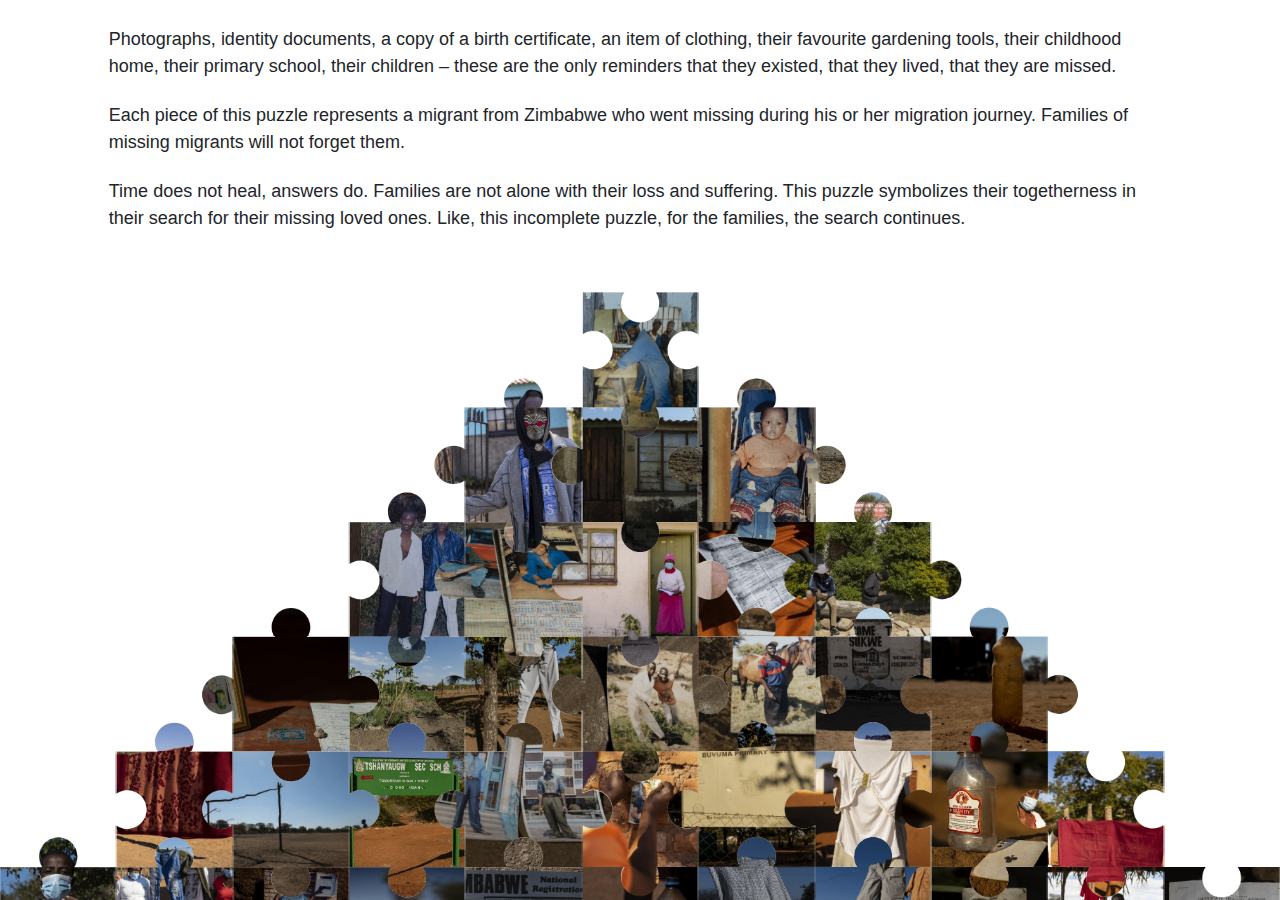
<file: index.html>
<!DOCTYPE html>
<html lang="en-US">
    <head>
        <meta charset="UTF-8">
        <title>Puzzle Demo</title>
    </head>
    <style>
        html, body {
            height: 100%;
            margin: 0;    
        }     
            
        iframe {
            display: block;       
            background: #000;
            border: none;         
            height: 100%;
            width: 100%;
        }
    </style>
    <body>
        <iframe src="./puzzle-layout.html" width="100%" frameborder="0"></iframe> 
    </body>
</html>
</file>
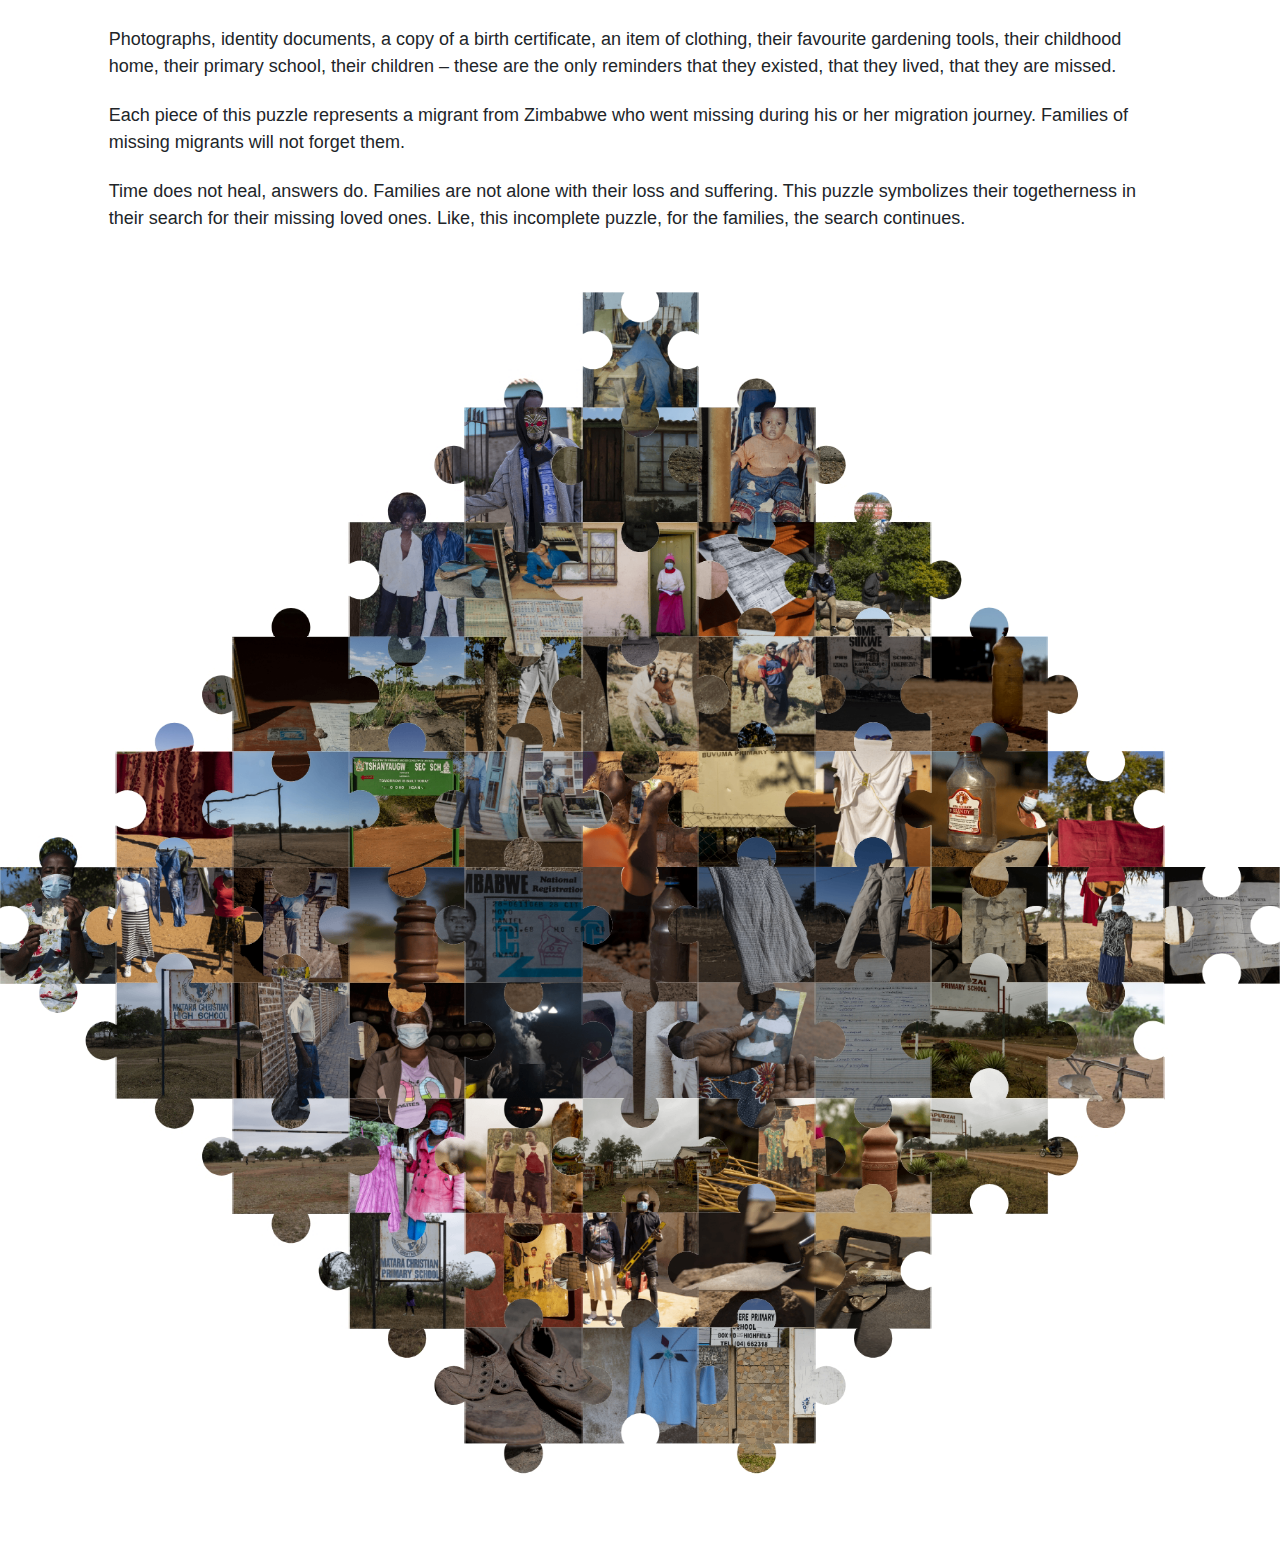
<file: index copy.html>
<!DOCTYPE html>
    <html lang="en-US">
    <head>
        <meta charset="UTF-8">
        <title>Demo - Upwork Project Show Text Above Image on Hover</title>
        <link rel="stylesheet" href="./css/style.css">
        <link rel="stylesheet" href="https://cdnjs.cloudflare.com/ajax/libs/twitter-bootstrap/4.0.0/css/bootstrap.min.css">
        <script src="https://code.jquery.com/jquery-3.6.0.min.js" integrity="sha256-/xUj+3OJU5yExlq6GSYGSHk7tPXikynS7ogEvDej/m4=" crossorigin="anonymous"></script>
    </head>

    <body onload="myFunction()" style="margin:0;">
        <div id="loader"></div>
        <div style="display:none;" id="myDiv" class="animate-bottom">
            <div class="header">
                <p>Photographs, identity documents, a copy of a birth certificate, an item of clothing, their favourite gardening tools, their childhood home,
                    their primary school, their children – these are the only reminders
                    that they existed, that they lived, that they are missed.</p>
                    <p>Each piece of this puzzle represents a migrant from Zimbabwe who
                        went missing during his or her migration journey. Families of missing
                        migrants will not forget them.</p>
                        <p>Time does not heal, answers do. Families are not alone with their
                            loss and suffering. This puzzle symbolizes their togetherness in
                            their search for their missing loved ones. Like, this incomplete
                            puzzle, for the families, the search
                            continues.</p>
            </div>
            <div class="team-area">
                <div class="container-fluid1">

                    <!-- Grid Row 1 -->
                    <div class="grid-row row-1">
                        <div class="puzzle puzzle-1"></div>
                        <div class="puzzle puzzle-2"></div>
                        <div class="puzzle puzzle-3"></div>
                        <div class="puzzle puzzle-4"></div>
                    
                        <div class="puzzle puzzle-5 nopadding bg-image">
                            <img src="./img/Layer-1.png" alt="">
                        </div>
                        <div class="puzzle puzzle-6" id="text-1">
                            <div class="team-member">
                                <img src="./img/Layer-2.png" alt="">
                                <div class="team-text">
                                    <h3>“I want him to come home so that we face these challenges together. I am 75 and he is 78, he is still my husband and my wish is that he comes back. As you can see, I never left our home, I am still waiting.”</h3>
                                    <h4>Leader Whara</h4>
                                </div>
                            </div>
                        </div>
                        <div class="puzzle puzzle-7 nopadding bg-image">
                            <img src="./img/Layer-3.png" alt="">
                        </div>
                        <div class="puzzle puzzle-8"></div>
                        <div class="puzzle puzzle-9"></div>
                        <div class="puzzle puzzle-10"></div>
                        <div class="puzzle puzzle-11"></div>
                    </div>

                    <!-- Grid Row 2 -->
                    <div class="grid-row row-2">
                        <div class="puzzle puzzle-1"></div>
                        <div class="puzzle puzzle-2"></div>
                        <div class="puzzle puzzle-3"></div>
                        
                        <div class="puzzle puzzle-4">
                            <img src="./img/Layer-4.png" alt="">
                        </div>
                        
                        <div class="puzzle puzzle-5 nopadding bg-image" id="text-2">
                            <div class="team-member">
                                <img src="./img/Layer-5.png" alt="">
                                <div class="team-text">
                                    <h3>“Each time we speak about him, I get emotional and things get heavy. Maybe that’s why my life is not moving forward because one of us is missing and dad wants me to find him.”</h3>
                                    <h4>Busani Mkhwananzi</h4>
                                </div>
                                
                            </div>
                        </div>
                        <div class="puzzle puzzle-6 " id="text-3">
                            <div class="team-member">
                                <img src="./img/Layer-6.png" alt="">
                                <div class="team-text">
                                    <h3>“South, East, whatever, home is the best. If they are going through difficulties wherever they are, once they phone me, I will speak to the ancestors on their behalf.”</h3>
                                    <h4>Isaac Mafisto Matanhire</h4>
                                </div>
                                
                            </div>
                        </div>
                        <div class="puzzle puzzle-7 nopadding bg-image" id="text-4">
                            <div class="team-member">
                                <img src="./img/Layer-7.png" alt="">
                                <div class="team-text">
                                    <h3>“I love you my only son and I promise that if you come home, I won’t resent you for going away. You will tell me all your problems and I will listen with no judgement. Please come home.”</h3>
                                    <h4>Nolitha Ndlovu</h4>
                                </div>
                            </div>
                        </div>
                        <div class="puzzle puzzle-8 ">
                            <img src="./img/Layer-8.png" alt="">
                        </div>
                        <div class="puzzle puzzle-9"></div>
                        <div class="puzzle puzzle-10"></div>
                        <div class="puzzle puzzle-11"></div>
                    </div>

                    <!-- Grid Row 3 -->
                    <div class="grid-row row-3">
                    
                        <div class="puzzle puzzle-1"></div>
                        <div class="puzzle puzzle-2"></div>
                        <div class="puzzle puzzle-3 nopadding bg-image">
                            <img src="./img/Layer-9.png" alt="">
                        </div>
                        <div class="puzzle puzzle-4 nopadding bg-image" id="text-5">
                            <div class="team-member">
                                <img src="./img/Layer-10.png" alt="">
                                <div class="team-text">
                                    <h3>“All I ask for, my son, is for you to come home. I miss you because it has been many years now. Please remember me, your mother.”</h3>
                                    <h4>Tracy Ndiweni</h4>
                                </div>
                            </div>
                        </div>
                        <div class="puzzle puzzle-5 nopadding bg-image" id="text-6">
                            <div class="team-member">
                                <img src="./img/Layer-11.png" alt="">
                                <div class="team-text">
                                    <h3>“I’d be very happy to see them again. Their absence is probably what caused my high blood pressure. I’m still taking tablets. On some nights I can’t sleep, wondering if they are still alive.”</h3>
                                    <h4>Margaret Phiri</h4>
                                </div>
                            </div>
                        </div>
                        <div class="puzzle puzzle-6 nopadding bg-image" id="text-7">
                            <div class="team-member">
                                <img src="./img/Layer-12.png" alt="">
                                <div class="team-text">
                                   <h3>“I’ve heard rumours that he now has a South African wife. They are both welcome here. He left a son who was a year old, today he’s 19 and he has never seen his father.”</h3>
                                   <h4>Sarah Maseko</h4>
                                </div>
                            </div>
                        </div>
                        <div class="puzzle puzzle-7 nopadding bg-image" id="text-8">
                            <div class="team-member">
                                <img src="./img/Layer-13.png" alt="">
                                <div class="team-text">
                                    <h3>“I’m not happy at all because I thought I raised him well but he doesn’t seem to care about me anymore. A phone call from him would make me happy, I will know where his spirit is and it will bring me peace, too.”</h3>
                                    <h4>Angela Zulu</h4>
                                </div>
                            </div>
                        </div>
                        <div class="puzzle puzzle-8 nopadding bg-image" id="text-9">
                            <div class="team-member">
                                <img src="./img/Layer-14.png" alt="">
                                <div class="team-text">
                                   <h3>“I wish to see him. We are alive but struggling, I have a family of five children and their father left. I wish he was here to help.”</h3>
                                   <h4>Nosipho Khumalo</h4>
                                </div>
                            </div>
                        </div>
                        <div class="puzzle puzzle-9 nopadding bg-image">
                            <img src="./img/Layer-15.png" alt="">
                        </div>
                        <div class="puzzle puzzle-10"></div>
                        <div class="puzzle puzzle-11"></div>
                    </div>

                    <!-- Grid Row 4 -->
                    <div class="grid-row row-4">
                        <div class="puzzle puzzle-1"></div>
                        <div class="puzzle puzzle-2">
                            <img src="./img/Layer-16.png" alt="">
                        </div>

                        <div class="puzzle puzzle-3 nopadding bg-image" id="text-10">
                            <div class="team-member">
                                <img src="./img/Layer-17.png" alt="">
                                <div class="team-text">
                                    <h3>“Fanuel used to help us a lot, things have been tough since he went missing because my husband is not feeling well. I have never met my niece and nephew but I want them to know that we are looking for them and we want to hear if all is well wherever they are.”</h3>
                                    <h4>Catherine Tshuma</h4>
                                </div>
                            </div>
                        </div>
                        <div class="puzzle puzzle-5 nopadding bg-image" id="text-11">
                            <div class="team-member">
                                <img src="./img/Layer-18.png" alt="">
                                <div class="team-text">
                                    <h3>“Father, I am looking for you, I am in pain, I had a difficult childhood, if you are alive, please come back home to Matobo, in Mhlophe village. Me and my sister are now old but we still hope to see you again.”</h3>
                                    <h4>Agnes Ncube</h4>
                                </div>
                            </div>
                        </div>
                        <div class="puzzle puzzle-5 nopadding bg-image" id="text-12">
                            <div class="team-member">
                                <img src="./img/Layer-19.png" alt="">
                                <div class="team-text">
                                    <h3>“I’d be so grateful if he’s found, my heart will be at peace. I haven’t given up.”</h3>
                                   <h4>Solomon Ncube</h4>
                                </div>
                            </div>
                        </div>
                        <div class="puzzle puzzle-5 nopadding bg-image" id="text-13">
                            <div class="team-member">
                                <img src="./img/Layer-20.png" alt="">
                                <div class="team-text">
                                    <h3>“We love him, since because he’s the last born. He also loved us, he was full of love. He also loved church.”</h3>
                                    <h4>Otilia Moyo</h4>
                                </div>
                            </div>
                        </div>
                        <div class="puzzle puzzle-5 nopadding bg-image" id="text-14">
                            <div class="team-member">
                                <img src="./img/Layer-21.png" alt="">
                                <div class="team-text">
                                    <h3>“I miss him and the things he did for us, although he was not yet married, he showed a lot of focus. Sometimes we dream about him because our hearts are sore.”</h3>
                                    <h4>Naflora Moyo</h4>
                                </div>
                            </div>
                        </div>
                        <div class="puzzle puzzle-5 nopadding bg-image" id="text-15">
                            <div class="team-member">
                                <img src="./img/Layer-22.png" alt="">
                                <div class="team-text">
                                    <h3>“We really miss him and we have tried looking for him through our prophets at church. We are told he is alive but he is suffering. I want God to intervene and let him know that he will always be welcome here.”</h3>
                                    <h4>Sibongile Moyo</h4>
                                </div>
                            </div>
                        </div>
                        <div class="puzzle puzzle-5 nopadding bg-image" id="text-16">
                            <div class="team-member">
                                <img src="./img/Layer-23.png" alt="">
                                <div class="team-text">
                                    <h3>“I miss my young brother a lot. Our parents had separated and that could have triggered his departure. He told our aunt that when he’s with mom, he misses dad and when he’s with him, he misses mom. Those were his last words around the time he left. I wish he could come back so he can see where our parents are buried.”</h3>
                                    <h4>Ntombizodwa Ndlovu</h4>
                                </div>
                            </div>
                        </div>
                        
                        <div class="puzzle puzzle-10">
                            <img src="./img/Layer-24.png" alt="">
                        </div>
                        <div class="puzzle puzzle-11"></div>
                    
                    </div>

                    <!-- Grid Row 5 -->
                    <div class="grid-row row-5">
                        <div class="puzzle puzzle-1">
                            <img src="./img/Layer-25.png" alt="">
                        </div>
                        <div class="puzzle puzzle-2 nopadding bg-image" id="text-17">
                            <div class="team-member">
                                <img src="./img/Layer-26.png" alt="">
                                <div class="team-text">
                                    <h3>“I miss my son. Right now, I’m not feeling well and I’ll probably die in his absence and that makes me sad. I don’t have a cow, but if he comes back, I will slaughter one for him.”</h3>
                                    <h4>Agnes Ndlovu</h4>
                                </div>
                            </div>
                        </div>
                        <div class="puzzle puzzle-3 nopadding bg-image" id="text-18">
                            <div class="team-member">
                                <img src="./img/Layer-27.png" alt="">
                                <div class="team-text">
                                    <h3>“This is probably his 22nd year since he has been gone. What hurts me is that he left as an unhappy person because our aunt, who was our guardian, treated him very badly.”</h3>
                                    <h4>Edna Moyo</h4>
                                </div>
                            </div>
                        </div>
                        <div class="puzzle puzzle-4 nopadding bg-image" id="text-19">
                            <div class="team-member">
                                <img src="./img/Layer-28.png" alt="">
                                <div class="team-text">
                                    <h3>“I miss my young brother because he is my only hope. I wish he could come home because we need him.”</h3>
                                    <h4>Thuso Moyo</h4>
                                </div>
                            </div>
                        </div>
                        <div class="puzzle puzzle-5 nopadding bg-image" id="text-20">
                            <div class="team-member">
                                <img src="./img/Layer-29.png" alt="">
                                <div class="team-text">
                                    <h3>“He loved bricklaying and he loved fashion. I want my son to come back because two of my other children have now passed on and I’m hurting. In his absence, I’m left with only one son.”</h3>
                                    <h4>Mafanyedza Dube</h4>
                                </div>
                            </div>
                        </div>
                        <div class="puzzle puzzle-6 nopadding bg-image" id="text-21">
                            <div class="team-member">
                                <img src="./img/Layer-30.png" alt="">
                                <div class="team-text">
                                    <h3>“He is my first child and I had high hopes that he would look after me and his siblings. His dad and grandparents have all since passed on after his departure. Please come back home my son.”</h3>
                                    <h4>Sehlisiwe Siziba</h4>
                                </div>
                            </div>
                        </div>
                        <div class="puzzle puzzle-7 nopadding bg-image" id="text-22">
                            <div class="team-member">
                                <img src="./img/Layer-31.png" alt="">
                                <div class="team-text">
                                    <h3>“We miss this boy because he is my brother’s oldest son, meaning he’s a brother to all our children and there is seven us.”</h3>
                                    <h4>Ability Sibanda</h4>
                                </div>
                            </div>
                        </div>
                        <div class="puzzle puzzle-8 nopadding bg-image" id="text-23">
                            <div class="team-member">
                                <img src="./img/Layer-32.png" alt="">
                                <div class="team-text">
                                    <h3>“She has a family, two daughters, she was very supportive towards them. Now that she’s gone it’s been hard for us all. I miss her and I trust that If she is still alive, God will return her to us at his own time.”</h3>
                                    <h4>Matilda Ndlovu</h4>
                                </div>
                            </div>
                        </div>
                        <div class="puzzle puzzle-9 nopadding bg-image" id="text-24">
                            <div class="team-member">
                                <img src="./img/Layer-33.png" alt="">
                                <div class="team-text">
                                   <h3>“It’s such a huge loss because he’s the big brother, he’s like a father to us. He was a jovial character too, he’d dance and sing for me when I was pregnant but he left before my son was born, now he’s 26. Even if he can’t come back, just a text or a call from him would relieve us all. I think about him a lot.”</h3>
                                   <h4>Asia Thomani</h4>
                                </div>
                            </div>
                        </div>
                        <div class="puzzle puzzle-10 nopadding bg-image" id="text-25">
                            <div class="team-member">
                                <img src="./img/Layer-34.png" alt="">
                                <div class="team-text">
                                    <h3>“I miss my daughter she was a very strong young woman, she was dedicated in everything she did for us, especially around the house. Even her leaving was because of her desire to help us.”</h3>
                                    <h4>Margarine Ndlovu</h4>
                                </div>
                            </div>
                        </div>
                        <div class="puzzle puzzle-11">
                            <img src="./img/Layer-35.png" alt="">
                        </div>

                    </div>
                    <!-- Grid Row 6 -->
                    <div class="grid-row row-6">
                    
                        <div class="puzzle puzzle-1" id="text-26">
                            <div class="team-member">
                                <img src="./img/Layer-37.png" alt="">
                                <div class="team-text">
                                    <h3>“Mama, it’s Qhubekani. Your children and grandchildren miss you. It’s difficult when you are not here. We need you. Where you left us is where we still are. Please come back.”</h3>
                                    <h4>Qhubekani Nyathi</h4>
                                </div>
                            </div>
                        </div>
                        <div class="puzzle puzzle-2 nopadding bg-image" id="text-27">
                            <div class="team-member">
                                <img src="./img/Layer-38.png" alt="">
                                <div class="team-text">
                                    <h3>“Carrying a child for nine months is not joke. He’s the last born and I only have two sons. I’m really hurting. Only God knows how happy I will be if he came back.”</h3>
                                    <h4>Stella Ndlovu</h4>
                                </div>
                            </div>
                        </div>
                        <div class="puzzle puzzle-3 nopadding bg-image" id="text-28">
                            <div class="team-member">
                                <img src="./img/Layer-39.png" alt="">
                                <div class="team-text">
                                   <h3>“Since he was the last born, he was helping me here. Now I have no one. I am alone, as you can see me.”</h3>
                                   <h4>Molly Ncube</h4>
                                </div>
                            </div>
                        </div>
                        <div class="puzzle puzzle-4 nopadding bg-image" id="text-29">
                            <div class="team-member">
                                <img src="./img/Layer-40.png" alt="">
                                <div class="team-text">
                                    <h3>“I miss him and every day I wonder why he cut contact. God is great and I believe he will be back.”</h3>
                                    <h4>Musa Ncube</h4>
                                </div>
                            </div>
                        </div>
                        <div class="puzzle puzzle-5 nopadding bg-image" id="text-30">
                            <div class="team-member">
                                <img src="./img/Layer-41.png" alt="">
                                <div class="team-text">
                                   <h3>“We used to get along a lot. He left his child before he started Grade one and he now has his own two children. He asks a lot of questions about his dad.”</h3>
                                   <h4>Nokuthula Moyo</h4>
                                </div>
                            </div>
                        </div>
                        <div class="puzzle puzzle-6 nopadding bg-image" id="text-31">
                            <div class="team-member">
                                <img src="./img/Layer-42.png" alt="">
                                <div class="team-text">
                                   <h3>“My son, how can I suffer like this? I was hoping maybe my life would change. I rely on these bricks (brickmaking) for me to eat. I am really struggling.”</h3>
                                   <h4>Senzeni Mposi</h4>
                                </div>
                            </div>
                        </div>
                        <div class="puzzle puzzle-7 nopadding bg-image" id="text-32">
                            <div class="team-member">
                                <img src="./img/Layer-43.png" alt="">
                                <div class="team-text">
                                   <h3>“He was such a good child, looked after us very well before the devil intervened.”</h3>
                                   <h4>Essiliah Dube</h4>
                                </div>
                            </div>
                        </div>
                        <div class="puzzle puzzle-8 nopadding bg-image" id="text-33">
                            <div class="team-member">
                                <img src="./img/Layer-44.png" alt="">
                                <div class="team-text">
                                    <h3>“He’s always on my mind. I don’t know what got into my son. I could talk about him until I cry. I used to have dreams about him until the start of the pandemic.”</h3>
                                    <h4>Etta Hlongwane</h4>
                                </div>
                            </div>
                        </div>
                        <div class="puzzle puzzle-9 nopadding bg-image" id="text-34">
                            <div class="team-member">
                                <img src="./img/Layer-45.png" alt="">
                                <div class="team-text">
                                   <h3>“If he can just call us and let us know he is well. At some point I even suspected that he had been killed by the friends he travelled with. In 2018 I heard from someone who claimed they were in jail together, somewhere in Durban. That renewed my hope.”</h3>
                                   <h4>Svodai Dzviriri</h4>
                                </div>
                            </div>
                        </div>
                        <div class="puzzle puzzle-10 nopadding bg-image" id="text-35">
                            <div class="team-member">
                                <img src="./img/Layer-46.png" alt="">
                                <div class="team-text">
                                   <h3>“I wish he could come back, as others who come back and bring phones and other goodies for their loved ones. His mother had a stroke, because of stress induced by missing him.”</h3>
                                   <h4>Chipiwa Svosve</h4>
                                </div>
                            </div>
                        </div>
                        <div class="puzzle puzzle-11" id="text-36">
                            <div class="team-member">
                                <img src="./img/Layer-47.png" alt="">
                                <div class="team-text">
                                    <h3>“He loved preaching, farming and growing flowers. He loved dressing well. I hope that one day he will have the spirit to come back home again.”</h3>
                                    <h4>Tsungai Hungwe</h4>
                                </div>
                            </div>
                        </div>


                    </div>
                    <!-- Grid Row 7 -->
                    <div class="grid-row row-7">
                        <div class="puzzle puzzle-1">
                            <img src="./img/Layer-49.png" alt="">
                        </div>
                        <div class="puzzle puzzle-2 nopadding bg-image" id="text-37">
                            <div class="team-member">
                                <img src="./img/Layer-50.png" alt="">
                                <div class="team-text">
                                   <h3>“What hurts me the most is that he’s my late brother’s first-born son, I raised this boy. Even if he doesn’t want to come back home it’s fine, I just want to know if he is alright and has started a family. We need him to lead the next generation.”</h3>
                                   <h4>Patrick Chapungu</h4>
                                </div>
                            </div>
                        </div>
                        <div class="puzzle puzzle-3 nopadding bg-image" id="text-38">
                            <div class="team-member">
                                <img src="./img/Layer-51.png" alt="">
                                <div class="team-text">
                                    <h3>“He was a quiet person, he loved God. When we were at church, he would read the bible. He used to take care of me and sometimes he’d cook for me when I wasn’t feeling well. We were very close. I just wish I could see him, if he can at least phone me, God bless you wherever you are.”</h3>
                                    <h4>Nerisa Kunodziya</h4>
                                </div>
                            </div>
                        </div>
                        <div class="puzzle puzzle-4 nopadding bg-image" id="text-39">
                            <div class="team-member">
                                <img src="./img/Layer-52.png" alt="">
                                <div class="team-text">
                                   <h3>“My brother was a difficult character, he drank a lot and smoked. He didn’t listen to anyone. Inspite of everything, I loved him, I would cook for him and do his laundry. I even bought him clothes. I wish to see him again, his twin daughters that he left as toddlers are now teenagers and they need him.”</h3>
                                   <h4>Monica Mlambo</h4>
                                </div>
                            </div>
                        </div>
                        <div class="puzzle puzzle-5 nopadding bg-image" id="text-40">
                            <div class="team-member">
                                <img src="./img/Layer-53.png" alt="">
                                <div class="team-text">
                                    <h3>“Clement was gifted craftsman who made baskets for a living. He also loved his alcohol. What we want is for him to at least get in touch, this is his home and is welcome to come back anytime.”</h3>
                                    <h4>Gedion Tonhodzai Moyo</h4>
                                </div>
                            </div>
                        </div>
                        <div class="puzzle puzzle-6 nopadding bg-image" id="text-41">
                            <div class="team-member">
                                <img src="./img/Layer-54.png" alt="">
                                <div class="team-text">
                                    <h3>“I wish he was here. His father is now on his own because Panganai’s young brother passed on. He should at least come back, just to see us and he can go back if that’s now his new home. As things stand, we don’t know if he is alive or not.”</h3>
                                    <h4>Martha Mahara</h4>
                                </div>
                            </div>
                        </div>
                        <div class="puzzle puzzle-7 nopadding bg-image" id="text-42">
                            <div class="team-member">
                                <img src="./img/Layer-55.png" alt="">
                                <div class="team-text">
                                    <h3>“He’s been gone for 14 years now. It hurts me, he is my last born and I had great hopes for him. We are struggling without him, I lay awake at night because of stress, thinking about him.”</h3>
                                    <h4>Nellie Chazika</h4>
                                </div>
                            </div>
                        </div>
                        <div class="puzzle puzzle-8 nopadding bg-image" id="text-43">
                            <div class="team-member">
                                <img src="./img/Layer-56.png" alt="">
                                <div class="team-text">
                                    <h3>“As an obedient son, I miss him so much. I just want to see him, or hear from him, my heart would be at peace.”</h3>
                                    <h4>Vimbai Chikerema</h4>
                                </div>
                            </div>
                        </div>
                        <div class="puzzle puzzle-9 nopadding bg-image" id="text-44">
                            <div class="team-member">
                                <img src="./img/Layer-57.png" alt="">
                                <div class="team-text">
                                    <h3>“I wish he was here so that we can share ideas, as we used to. So that we could help each other, he is my only brother. If he is dead, I would like to see his body so that we can bury him properly. It would also bring us peace.”</h3>
                                    <h4>Lovemore Chimuka</h4>
                                </div>
                            </div>
                        </div>
                        <div class="puzzle puzzle-10 nopadding bg-image" id="text-45">
                            <div class="team-member">
                                <img src="./img/Layer-58.png" alt="">
                                <div class="team-text">
                                    <h3>“I would like them to come back home because we all miss them. My fear is that when they come back after we are dead, these children here won’t recognise them. As a family, you do feel the absence. They also left without kids so we don’t even have anything to hold on to.”</h3>
                                    <h4>Chipiwa Tombodzai</h4>
                                </div>
                            </div>
                        </div>
                        <div class="puzzle puzzle-11">
                            <img src="./img/Layer-59.png" alt="">
                        </div>

                    </div>


                    <!-- Grid Row 8 -->
                    <div class="grid-row row-8">
                        <div class="puzzle puzzle-1"></div>
                        <div class="puzzle puzzle-2">
                            <img src="./img/Layer-60.png" alt="">
                        </div>

                        <div class="puzzle puzzle-3 nopadding bg-image" id="text-46">
                            <div class="team-member">
                                <img src="./img/Layer-61.png" alt="">
                                <div class="team-text">
                                   <h3>“Whenever I see people playing football, I can’t help but miss these boys more. Liveson was the better student at school while Blessed just loved his football, he played for the school team. My wish is that one day they call home, or visit, just once. We just want to know if all is well.”</h3>
                                   <h4>Christina Chamunorwa</h4>
                                </div>
                            </div>
                        </div>
                        <div class="puzzle puzzle-5 nopadding bg-image" id="text-47">
                            <div class="team-member">
                                <img src="./img/Layer-62.png" alt="">
                                <div class="team-text">
                                    <h3>“She was the one who looked after me here, since her father died. She did everything until 2012 when we lost contact. It hurts. If she can be found, let her come here in person, I don’t want to hear that she has been found, I have to see her. That’s my hope.”</h3>
                                    <h4>Evelyn Muchesa</h4>
                                </div>
                            </div>
                        </div>
                        <div class="puzzle puzzle-5 nopadding bg-image" id="text-48">
                            <div class="team-member">
                                <img src="./img/Layer-63.png" alt="">
                                <div class="team-text">
                                    <h3>“I am not asking for much, I just want to see my daughter.”</h3>
                                    <h4>Samuel Dzingai</h4>
                                </div>
                            </div>
                        </div>
                        <div class="puzzle puzzle-5 nopadding bg-image" id="text-49">
                            <div class="team-member">
                                <img src="./img/Layer-64.png" alt="">
                                <div class="team-text">
                                    <h3>“He used to help me a lot with many tasks, helping in the fields, fetching firewood. If he’s alive, may he come back home because our mother is really struggling without him, in her pain, she sometimes wishes she hadn’t had a son after all.”</h3>
                                    <h4>Melody Chekenyere</h4>
                                </div>
                            </div>
                        </div>
                        <div class="puzzle puzzle-5 nopadding bg-image" id="text-50">
                            <div class="team-member">
                                <img src="./img/Layer-65.png" alt="">
                                <div class="team-text">
                                    <h3>“He left in 2002. I wish if he was here because he is the only son. My son, I don’t care what you bring us, what I want is your return, we miss you.”</h3>
                                    <h4>Sostina Chiragwi</h4>
                                </div>
                            </div>
                        </div>
                        <div class="puzzle puzzle-5 nopadding bg-image" id="text-51">
                            <div class="team-member">
                                <img src="./img/Layer-66.png" alt="">
                                <div class="team-text">
                                   <h3>“He was a fun-loving character who enjoyed his drink. He could be violent if provoked. We miss him a lot and his mother is unwell, she can’t walk because of old age. She’s always asking about him. What we want is for him to come home and look after his mother, or at least send some groceries.”</h3>
                                   <h4>Freddie Matimba</h4>
                                </div>
                            </div>
                        </div>
                        <div class="puzzle puzzle-5 nopadding bg-image" id="text-52">
                            <div class="team-member">
                                <img src="./img/Layer-67.png" alt="">
                                <div class="team-text">
                                    <h3>“Used to come home at least three times a year, until 2002. He’d pay school fees for his siblings. What I want is for him to come back so I can see him, as my last born, my heart is not settled in his absence.”</h3>
                                    <h4>Vongai Samboko</h4>
                                </div>
                            </div>
                        </div>
                        
                        <div class="puzzle puzzle-10">
                            <img src="./img/Layer-68.png" alt="">
                        </div>
                        <div class="puzzle puzzle-69"></div>
                    
                    </div>


                    <!-- Grid Row 9 -->
                    <div class="grid-row row-9">
                    
                        <div class="puzzle puzzle-1"></div>
                        <div class="puzzle puzzle-2"></div>
                        <div class="puzzle puzzle-3 nopadding bg-image">
                            <img src="./img/Layer-69.png" alt="">
                        </div>
                        <div class="puzzle puzzle-4 nopadding bg-image" id="text-53">
                            <div class="team-member">
                                <img src="./img/Layer-70.png" alt="">
                                <div class="team-text">
                                    <h3>“Ranga, if you can hear this, please come back home. What’s stopping you from coming home? Even if you think you are now too old, just come back. If you have a family, even better, bring them, let us meet them. You are all welcome here.”</h3>
                                    <h4>Juliet Rukwava</h4>
                                </div>
                            </div>
                        </div>
                        <div class="puzzle puzzle-5 nopadding bg-image" id="text-54">
                            <div class="team-member">
                                <img src="./img/Layer-71.png" alt="">
                                <div class="team-text">
                                    <h3>“If he is still around, please, I want him to come home or at least show us his children. Children are very important, if we can at least see his children, we will also be happy.”</h3>
                                    <h4>Catherine Chikweme</h4>
                                </div>
                            </div>
                        </div>
                        <div class="puzzle puzzle-6 nopadding bg-image" id="text-55">
                            <div class="team-member">
                                <img src="./img/Layer-72.png" alt="">
                                <div class="team-text">
                                   <h3>“He left 2001, and never came back. If he is alive, may he please come back and see his family, he left when I was pregnant with Emmanuel and he is now 20 and wishes to meet his father.”</h3>
                                   <h4>Kennita Mutasa</h4>
                                </div>
                            </div>
                        </div>
                        <div class="puzzle puzzle-7 nopadding bg-image" id="text-56">
                            <div class="team-member">
                                <img src="./img/Layer-73.png" alt="">
                                <div class="team-text">
                                    <h3>“He had a disagreement with my mother and he left and never came back. I am hurting because I grew up as an orphan when he is there somewhere. His departure caused my mother to die of high blood pressure.”</h3>
                                    <h4>Josephine Mukwebwa</h4>
                                </div>
                            </div>
                        </div>
                        <div class="puzzle puzzle-8 nopadding bg-image" id="text-57">
                            <div class="team-member">
                                <img src="./img/Layer-74.png" alt="">
                                <div class="team-text">
                                  <h3>“He was a very good and understanding child. He was also very handy and we could rely on him to do almost any household chores, including cooking. I just want him to phone and let me know that he’s fine.”</h3>
                                  <h4>Deliwe Shomwe</h4>
                                </div>
                            </div>
                        </div>
                        <div class="puzzle puzzle-9 nopadding bg-image">
                            <img src="./img/Layer-75.png" alt="">
                        </div>
                        <div class="puzzle puzzle-10"></div>
                        <div class="puzzle puzzle-11"></div>
                    </div>


                    <!-- Grid Row 10 -->
                    <div class="grid-row row-10">
                        <div class="puzzle puzzle-1"></div>
                        <div class="puzzle puzzle-2"></div>
                        <div class="puzzle puzzle-3"></div>
                        
                        <div class="puzzle puzzle-4 ">
                            <img src="./img/Layer-76.png" alt="">
                        </div>
                        
                        <div class="puzzle puzzle-5 nopadding bg-image" id="text-58">
                            <div class="team-member">
                                <img src="./img/Layer-77.png" alt="">
                                <div class="team-text">
                                    <h3>“I think it’s about 25 years now since he left. He was a good person, I miss him in so many ways. He was the breadwinner in the family. I wish that God can intervene and we find him, we miss him so much. He is a person we can’t afford to lose as a family and a community.”</h3>
                                    <h4>Miriam Machingauta</h4>
                                </div>
                                
                            </div>
                        </div>
                        <div class="puzzle puzzle-6 " id="text-59">
                            <div class="team-member">
                                <img src="./img/Layer-78.png" alt="">
                                <div class="team-text">
                                    <h3>“My sister was a good person but she loved her alcohol and had a temper. We were best friends. If she’s still alive and hearing this, I want her to call me. Last week I dreamt about her and it stressed me a lot.”</h3>
                                    <h4>Josephine Mupambwi</h4>
                                </div>
                                
                            </div>
                        </div>
                        <div class="puzzle puzzle-7 nopadding bg-image" id="text-60">
                            <div class="team-member">
                                <img src="./img/Layer-79.png" alt="">
                                <div class="team-text">
                                    <h3>“If Melba was here things would be much better and her absence is a huge loss. Melba, if you are alive, please call and let me know how things are going on your side and I also update you on life this side.”</h3>
                                    <h4>Rudo Nyakunu</h4>
                                </div>
                            </div>
                        </div>
                        <div class="puzzle puzzle-8 ">
                            <img src="./img/Layer-80.png" alt="">
                        </div>
                        <div class="puzzle puzzle-9"></div>
                        <div class="puzzle puzzle-10"></div>
                        <div class="puzzle puzzle-11"></div>
                    </div>

                    <!-- Grid Row 11 -->
                    <div class="grid-row row-11">
                        <div class="puzzle puzzle-1"></div>
                        <div class="puzzle puzzle-2"></div>
                        <div class="puzzle puzzle-3"></div>
                        
                        <div class="puzzle puzzle-4 ">
                          
                        </div>
                        
                        <div class="puzzle puzzle-5 nopadding bg-image" id="text-2">
                            <img src="./img/Layer-81.png" alt="">
                        </div>
                        <div class="puzzle puzzle-6 " id="text-3">
                            
                        </div>
                        <div class="puzzle puzzle-7 nopadding bg-image" id="text-4">
                            <img src="./img/Layer-83.png" alt="">
                        </div>
                        <div class="puzzle puzzle-8 ">
                           
                        </div>
                        <div class="puzzle puzzle-9"></div>
                        <div class="puzzle puzzle-10"></div>
                        <div class="puzzle puzzle-11"></div>
                    </div>

                   



                </div>
            </div>
        </div>
  
        
    <script>
        function myFunction() {
          myVar = setTimeout(showPage, 3000);
        }
    
        function showPage() {
            document.getElementById("loader").style.display = "none";
            document.getElementById("myDiv").style.display = "block";
        }
    
        $( window ).on("load", function() {
            setTimeout(showPage, 500);
        });
    </script>
</body>
</html>
</file>
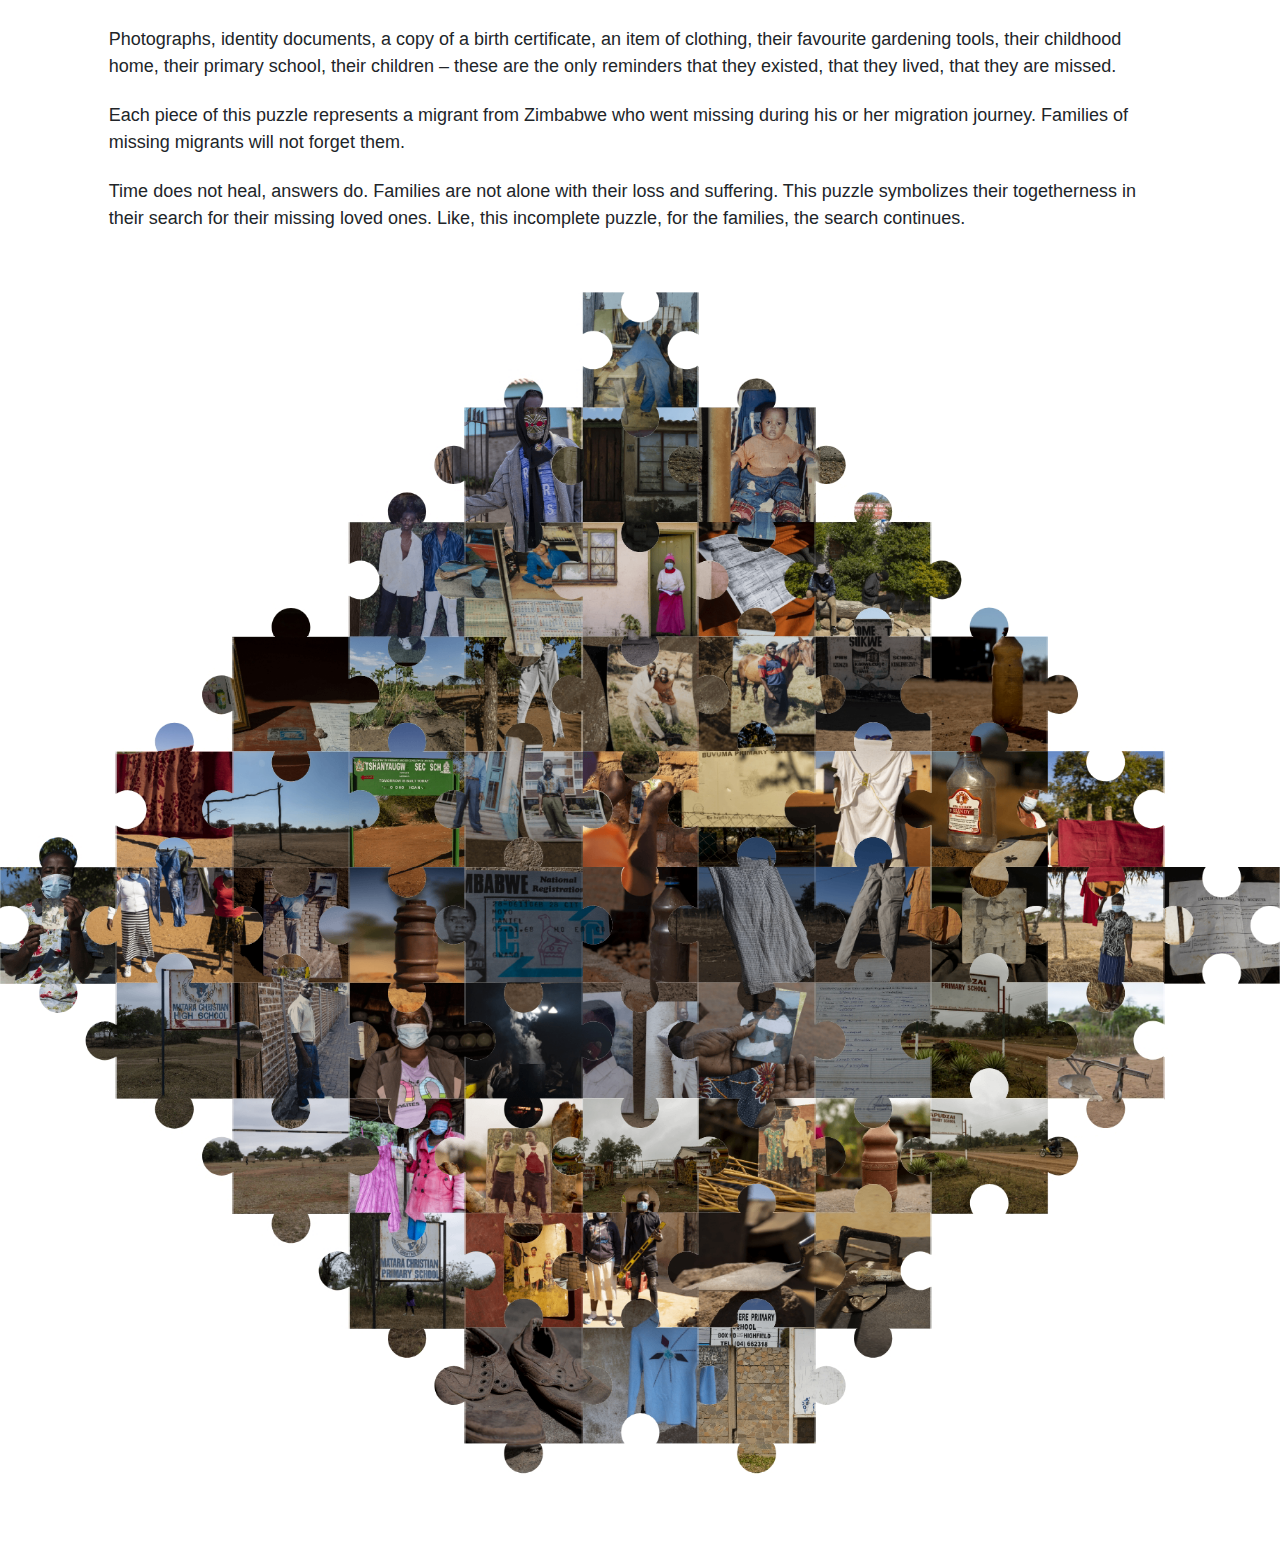
<file: puzzle-layout.html>
<!DOCTYPE html>
    <html lang="en-US">
    <head>
        <meta charset="UTF-8">
        <link rel="preload" as="image" href="./img/Layer-1.png" />
        <link rel="preload" as="image" href="./img/Layer-2.png" />
        <link rel="preload" as="image" href="./img/Layer-3.png" />
        <link rel="preload" as="image" href="./img/Layer-4.png" />
        <link rel="preload" as="image" href="./img/Layer-5.png" />
        <link rel="preload" as="image" href="./img/Layer-6.png" />
        <link rel="preload" as="image" href="./img/Layer-7.png" />
        <link rel="preload" as="image" href="./img/Layer-8.png" />
        <link rel="preload" as="image" href="./img/Layer-9.png" />
        <link rel="preload" as="image" href="./img/Layer-10.png" />
        <link rel="preload" as="image" href="./img/Layer-11.png" />
        <link rel="preload" as="image" href="./img/Layer-12.png" />
        <link rel="preload" as="image" href="./img/Layer-13.png" />
        <link rel="preload" as="image" href="./img/Layer-14.png" />
        <link rel="preload" as="image" href="./img/Layer-15.png" />
        <link rel="preload" as="image" href="./img/Layer-16.png" />
        <link rel="preload" as="image" href="./img/Layer-17.png" />
        <link rel="preload" as="image" href="./img/Layer-18.png" />
        <link rel="preload" as="image" href="./img/Layer-19.png" />
        <link rel="preload" as="image" href="./img/Layer-20.png" />
        <link rel="preload" as="image" href="./img/Layer-21.png" />
        <link rel="preload" as="image" href="./img/Layer-22.png" />
        <link rel="preload" as="image" href="./img/Layer-23.png" />
        <link rel="preload" as="image" href="./img/Layer-24.png" />
        <link rel="preload" as="image" href="./img/Layer-25.png" />
        <link rel="preload" as="image" href="./img/Layer-26.png" />
        <link rel="preload" as="image" href="./img/Layer-27.png" />
        <link rel="preload" as="image" href="./img/Layer-28.png" />
        <link rel="preload" as="image" href="./img/Layer-29.png" />
        <link rel="preload" as="image" href="./img/Layer-30.png" />
        <link rel="preload" as="image" href="./img/Layer-31.png" />
        <link rel="preload" as="image" href="./img/Layer-32.png" />
        <link rel="preload" as="image" href="./img/Layer-33.png" />
        <link rel="preload" as="image" href="./img/Layer-34.png" />
        <link rel="preload" as="image" href="./img/Layer-35.png" />
        <link rel="preload" as="image" href="./img/Layer-36.png" />
        <link rel="preload" as="image" href="./img/Layer-37.png" />
        <link rel="preload" as="image" href="./img/Layer-38.png" />
        <link rel="preload" as="image" href="./img/Layer-39.png" />
        <link rel="preload" as="image" href="./img/Layer-40.png" />
        <link rel="preload" as="image" href="./img/Layer-41.png" />
        <link rel="preload" as="image" href="./img/Layer-42.png" />
        <link rel="preload" as="image" href="./img/Layer-43.png" />
        <link rel="preload" as="image" href="./img/Layer-44.png" />
        <link rel="preload" as="image" href="./img/Layer-45.png" />
        <link rel="preload" as="image" href="./img/Layer-46.png" />
        <link rel="preload" as="image" href="./img/Layer-47.png" />
        <link rel="preload" as="image" href="./img/Layer-48.png" />
        <link rel="preload" as="image" href="./img/Layer-49.png" />
        <link rel="preload" as="image" href="./img/Layer-50.png" />
        <link rel="preload" as="image" href="./img/Layer-51.png" />
        <link rel="preload" as="image" href="./img/Layer-52.png" />
        <link rel="preload" as="image" href="./img/Layer-53.png" />
        <link rel="preload" as="image" href="./img/Layer-54.png" />
        <link rel="preload" as="image" href="./img/Layer-55.png" />
        <link rel="preload" as="image" href="./img/Layer-56.png" />
        <link rel="preload" as="image" href="./img/Layer-57.png" />
        <link rel="preload" as="image" href="./img/Layer-58.png" />
        <link rel="preload" as="image" href="./img/Layer-59.png" />
        <link rel="preload" as="image" href="./img/Layer-60.png" />
        <link rel="preload" as="image" href="./img/Layer-61.png" />
        <link rel="preload" as="image" href="./img/Layer-62.png" />
        <link rel="preload" as="image" href="./img/Layer-63.png" />
        <link rel="preload" as="image" href="./img/Layer-64.png" />
        <link rel="preload" as="image" href="./img/Layer-65.png" />
        <link rel="preload" as="image" href="./img/Layer-66.png" />
        <link rel="preload" as="image" href="./img/Layer-67.png" />
        <link rel="preload" as="image" href="./img/Layer-68.png" />
        <link rel="preload" as="image" href="./img/Layer-69.png" />
        <link rel="preload" as="image" href="./img/Layer-70.png" />
        <link rel="preload" as="image" href="./img/Layer-71.png" />
        <link rel="preload" as="image" href="./img/Layer-72.png" />
        <link rel="preload" as="image" href="./img/Layer-73.png" />
        <link rel="preload" as="image" href="./img/Layer-74.png" />
        <link rel="preload" as="image" href="./img/Layer-75.png" />
        <link rel="preload" as="image" href="./img/Layer-76.png" />
        <link rel="preload" as="image" href="./img/Layer-77.png" />
        <link rel="preload" as="image" href="./img/Layer-78.png" />
        <link rel="preload" as="image" href="./img/Layer-79.png" />
        <link rel="preload" as="image" href="./img/Layer-80.png" />
        <link rel="preload" as="image" href="./img/Layer-81.png" />
        <link rel="preload" as="image" href="./img/Layer-82.png" />
        <link rel="preload" as="image" href="./img/Layer-83.png" />
        <title>Puzzle Demo</title>
        <link rel="stylesheet" href="./css/style.css">
        <link rel="stylesheet" href="https://cdnjs.cloudflare.com/ajax/libs/twitter-bootstrap/4.0.0/css/bootstrap.min.css">
        <script src="https://code.jquery.com/jquery-3.6.0.min.js" integrity="sha256-/xUj+3OJU5yExlq6GSYGSHk7tPXikynS7ogEvDej/m4=" crossorigin="anonymous"></script>
    </head>

    <body onload="myFunction()" style="margin:0;">
        <div id="loader"></div>
        <div style="display:none;" id="myDiv" class="animate-bottom">
            <div class="header">
                <p>Photographs, identity documents, a copy of a birth certificate, an item of clothing, their favourite gardening tools, their childhood home,
                    their primary school, their children – these are the only reminders
                    that they existed, that they lived, that they are missed.</p>
                    <p>Each piece of this puzzle represents a migrant from Zimbabwe who
                        went missing during his or her migration journey. Families of missing
                        migrants will not forget them.</p>
                        <p>Time does not heal, answers do. Families are not alone with their
                            loss and suffering. This puzzle symbolizes their togetherness in
                            their search for their missing loved ones. Like, this incomplete
                            puzzle, for the families, the search
                            continues.</p>
            </div>
            <div class="team-area">
                <div class="container-fluid1">

                    <!-- Grid Row 1 -->
                    <div class="grid-row row-1">
                        <div class="puzzle puzzle-1"></div>
                        <div class="puzzle puzzle-2"></div>
                        <div class="puzzle puzzle-3"></div>
                        <div class="puzzle puzzle-4"></div>
                    
                        <div class="puzzle puzzle-5 nopadding bg-image">
                            <img src="./img/Layer-1.png" alt="">
                        </div>
                        <div class="puzzle puzzle-6" id="text-1">
                            <div class="team-member">
                                <img src="./img/Layer-2.png" alt="">
                                <div class="team-text">
                                    <h3>“I want him to come home so that we face these challenges together. I am 75 and he is 78, he is still my husband and my wish is that he comes back. As you can see, I never left our home, I am still waiting.”</h3>
                                    <h4>Leader Whara</h4>
                                </div>
                            </div>
                        </div>
                        <div class="puzzle puzzle-7 nopadding bg-image">
                            <img src="./img/Layer-3.png" alt="">
                        </div>
                        <div class="puzzle puzzle-8"></div>
                        <div class="puzzle puzzle-9"></div>
                        <div class="puzzle puzzle-10"></div>
                        <div class="puzzle puzzle-11"></div>
                    </div>

                    <!-- Grid Row 2 -->
                    <div class="grid-row row-2">
                        <div class="puzzle puzzle-1"></div>
                        <div class="puzzle puzzle-2"></div>
                        <div class="puzzle puzzle-3"></div>
                        
                        <div class="puzzle puzzle-4">
                            <img src="./img/Layer-4.png" alt="">
                        </div>
                        
                        <div class="puzzle puzzle-5 nopadding bg-image" id="text-2">
                            <div class="team-member">
                                <img src="./img/Layer-5.png" alt="">
                                <div class="team-text">
                                    <h3>“Each time we speak about him, I get emotional and things get heavy. Maybe that’s why my life is not moving forward because one of us is missing and dad wants me to find him.”</h3>
                                    <h4>Busani Mkhwananzi</h4>
                                </div>
                                
                            </div>
                        </div>
                        <div class="puzzle puzzle-6 " id="text-3">
                            <div class="team-member">
                                <img src="./img/Layer-6.png" alt="">
                                <div class="team-text">
                                    <h3>“South, East, whatever, home is the best. If they are going through difficulties wherever they are, once they phone me, I will speak to the ancestors on their behalf.”</h3>
                                    <h4>Isaac Mafisto Matanhire</h4>
                                </div>
                                
                            </div>
                        </div>
                        <div class="puzzle puzzle-7 nopadding bg-image" id="text-4">
                            <div class="team-member">
                                <img src="./img/Layer-7.png" alt="">
                                <div class="team-text">
                                    <h3>“I love you my only son and I promise that if you come home, I won’t resent you for going away. You will tell me all your problems and I will listen with no judgement. Please come home.”</h3>
                                    <h4>Nolitha Ndlovu</h4>
                                </div>
                            </div>
                        </div>
                        <div class="puzzle puzzle-8 ">
                            <img src="./img/Layer-8.png" alt="">
                        </div>
                        <div class="puzzle puzzle-9"></div>
                        <div class="puzzle puzzle-10"></div>
                        <div class="puzzle puzzle-11"></div>
                    </div>

                    <!-- Grid Row 3 -->
                    <div class="grid-row row-3">
                    
                        <div class="puzzle puzzle-1"></div>
                        <div class="puzzle puzzle-2"></div>
                        <div class="puzzle puzzle-3 nopadding bg-image">
                            <img src="./img/Layer-9.png" alt="">
                        </div>
                        <div class="puzzle puzzle-4 nopadding bg-image" id="text-5">
                            <div class="team-member">
                                <img src="./img/Layer-10.png" alt="">
                                <div class="team-text">
                                    <h3>“All I ask for, my son, is for you to come home. I miss you because it has been many years now. Please remember me, your mother.”</h3>
                                    <h4>Tracy Ndiweni</h4>
                                </div>
                            </div>
                        </div>
                        <div class="puzzle puzzle-5 nopadding bg-image" id="text-6">
                            <div class="team-member">
                                <img src="./img/Layer-11.png" alt="">
                                <div class="team-text">
                                    <h3>“I’d be very happy to see them again. Their absence is probably what caused my high blood pressure. I’m still taking tablets. On some nights I can’t sleep, wondering if they are still alive.”</h3>
                                    <h4>Margaret Phiri</h4>
                                </div>
                            </div>
                        </div>
                        <div class="puzzle puzzle-6 nopadding bg-image" id="text-7">
                            <div class="team-member">
                                <img src="./img/Layer-12.png" alt="">
                                <div class="team-text">
                                   <h3>“I’ve heard rumours that he now has a South African wife. They are both welcome here. He left a son who was a year old, today he’s 19 and he has never seen his father.”</h3>
                                   <h4>Sarah Maseko</h4>
                                </div>
                            </div>
                        </div>
                        <div class="puzzle puzzle-7 nopadding bg-image" id="text-8">
                            <div class="team-member">
                                <img src="./img/Layer-13.png" alt="">
                                <div class="team-text">
                                    <h3>“I’m not happy at all because I thought I raised him well but he doesn’t seem to care about me anymore. A phone call from him would make me happy, I will know where his spirit is and it will bring me peace, too.”</h3>
                                    <h4>Angela Zulu</h4>
                                </div>
                            </div>
                        </div>
                        <div class="puzzle puzzle-8 nopadding bg-image" id="text-9">
                            <div class="team-member">
                                <img src="./img/Layer-14.png" alt="">
                                <div class="team-text">
                                   <h3>“I wish to see him. We are alive but struggling, I have a family of five children and their father left. I wish he was here to help.”</h3>
                                   <h4>Nosipho Khumalo</h4>
                                </div>
                            </div>
                        </div>
                        <div class="puzzle puzzle-9 nopadding bg-image">
                            <img src="./img/Layer-15.png" alt="">
                        </div>
                        <div class="puzzle puzzle-10"></div>
                        <div class="puzzle puzzle-11"></div>
                    </div>

                    <!-- Grid Row 4 -->
                    <div class="grid-row row-4">
                        <div class="puzzle puzzle-1"></div>
                        <div class="puzzle puzzle-2">
                            <img src="./img/Layer-16.png" alt="">
                        </div>

                        <div class="puzzle puzzle-3 nopadding bg-image" id="text-10">
                            <div class="team-member">
                                <img src="./img/Layer-17.png" alt="">
                                <div class="team-text">
                                    <h3>“Fanuel used to help us a lot, things have been tough since he went missing because my husband is not feeling well. I have never met my niece and nephew but I want them to know that we are looking for them and we want to hear if all is well wherever they are.”</h3>
                                    <h4>Catherine Tshuma</h4>
                                </div>
                            </div>
                        </div>
                        <div class="puzzle puzzle-5 nopadding bg-image" id="text-11">
                            <div class="team-member">
                                <img src="./img/Layer-18.png" alt="">
                                <div class="team-text">
                                    <h3>“Father, I am looking for you, I am in pain, I had a difficult childhood, if you are alive, please come back home to Matobo, in Mhlophe village. Me and my sister are now old but we still hope to see you again.”</h3>
                                    <h4>Agnes Ncube</h4>
                                </div>
                            </div>
                        </div>
                        <div class="puzzle puzzle-5 nopadding bg-image" id="text-12">
                            <div class="team-member">
                                <img src="./img/Layer-19.png" alt="">
                                <div class="team-text">
                                    <h3>“I’d be so grateful if he’s found, my heart will be at peace. I haven’t given up.”</h3>
                                   <h4>Solomon Ncube</h4>
                                </div>
                            </div>
                        </div>
                        <div class="puzzle puzzle-5 nopadding bg-image" id="text-13">
                            <div class="team-member">
                                <img src="./img/Layer-20.png" alt="">
                                <div class="team-text">
                                    <h3>“We love him, since because he’s the last born. He also loved us, he was full of love. He also loved church.”</h3>
                                    <h4>Otilia Moyo</h4>
                                </div>
                            </div>
                        </div>
                        <div class="puzzle puzzle-5 nopadding bg-image" id="text-14">
                            <div class="team-member">
                                <img src="./img/Layer-21.png" alt="">
                                <div class="team-text">
                                    <h3>“I miss him and the things he did for us, although he was not yet married, he showed a lot of focus. Sometimes we dream about him because our hearts are sore.”</h3>
                                    <h4>Naflora Moyo</h4>
                                </div>
                            </div>
                        </div>
                        <div class="puzzle puzzle-5 nopadding bg-image" id="text-15">
                            <div class="team-member">
                                <img src="./img/Layer-22.png" alt="">
                                <div class="team-text">
                                    <h3>“We really miss him and we have tried looking for him through our prophets at church. We are told he is alive but he is suffering. I want God to intervene and let him know that he will always be welcome here.”</h3>
                                    <h4>Sibongile Moyo</h4>
                                </div>
                            </div>
                        </div>
                        <div class="puzzle puzzle-5 nopadding bg-image" id="text-16">
                            <div class="team-member">
                                <img src="./img/Layer-23.png" alt="">
                                <div class="team-text">
                                    <h3>“I miss my young brother a lot. Our parents had separated and that could have triggered his departure. He told our aunt that when he’s with mom, he misses dad and when he’s with him, he misses mom. Those were his last words around the time he left. I wish he could come back so he can see where our parents are buried.”</h3>
                                    <h4>Ntombizodwa Ndlovu</h4>
                                </div>
                            </div>
                        </div>
                        
                        <div class="puzzle puzzle-10">
                            <img src="./img/Layer-24.png" alt="">
                        </div>
                        <div class="puzzle puzzle-11"></div>
                    
                    </div>

                    <!-- Grid Row 5 -->
                    <div class="grid-row row-5">
                        <div class="puzzle puzzle-1">
                            <img src="./img/Layer-25.png" alt="">
                        </div>
                        <div class="puzzle puzzle-2 nopadding bg-image" id="text-17">
                            <div class="team-member">
                                <img src="./img/Layer-26.png" alt="">
                                <div class="team-text">
                                    <h3>“I miss my son. Right now, I’m not feeling well and I’ll probably die in his absence and that makes me sad. I don’t have a cow, but if he comes back, I will slaughter one for him.”</h3>
                                    <h4>Agnes Ndlovu</h4>
                                </div>
                            </div>
                        </div>
                        <div class="puzzle puzzle-3 nopadding bg-image" id="text-18">
                            <div class="team-member">
                                <img src="./img/Layer-27.png" alt="">
                                <div class="team-text">
                                    <h3>“This is probably his 22nd year since he has been gone. What hurts me is that he left as an unhappy person because our aunt, who was our guardian, treated him very badly.”</h3>
                                    <h4>Edna Moyo</h4>
                                </div>
                            </div>
                        </div>
                        <div class="puzzle puzzle-4 nopadding bg-image" id="text-19">
                            <div class="team-member">
                                <img src="./img/Layer-28.png" alt="">
                                <div class="team-text">
                                    <h3>“I miss my young brother because he is my only hope. I wish he could come home because we need him.”</h3>
                                    <h4>Thuso Moyo</h4>
                                </div>
                            </div>
                        </div>
                        <div class="puzzle puzzle-5 nopadding bg-image" id="text-20">
                            <div class="team-member">
                                <img src="./img/Layer-29.png" alt="">
                                <div class="team-text">
                                    <h3>“He loved bricklaying and he loved fashion. I want my son to come back because two of my other children have now passed on and I’m hurting. In his absence, I’m left with only one son.”</h3>
                                    <h4>Mafanyedza Dube</h4>
                                </div>
                            </div>
                        </div>
                        <div class="puzzle puzzle-6 nopadding bg-image" id="text-21">
                            <div class="team-member">
                                <img src="./img/Layer-30.png" alt="">
                                <div class="team-text">
                                    <h3>“He is my first child and I had high hopes that he would look after me and his siblings. His dad and grandparents have all since passed on after his departure. Please come back home my son.”</h3>
                                    <h4>Sehlisiwe Siziba</h4>
                                </div>
                            </div>
                        </div>
                        <div class="puzzle puzzle-7 nopadding bg-image" id="text-22">
                            <div class="team-member">
                                <img src="./img/Layer-31.png" alt="">
                                <div class="team-text">
                                    <h3>“We miss this boy because he is my brother’s oldest son, meaning he’s a brother to all our children and there is seven us.”</h3>
                                    <h4>Ability Sibanda</h4>
                                </div>
                            </div>
                        </div>
                        <div class="puzzle puzzle-8 nopadding bg-image" id="text-23">
                            <div class="team-member">
                                <img src="./img/Layer-32.png" alt="">
                                <div class="team-text">
                                    <h3>“She has a family, two daughters, she was very supportive towards them. Now that she’s gone it’s been hard for us all. I miss her and I trust that If she is still alive, God will return her to us at his own time.”</h3>
                                    <h4>Matilda Ndlovu</h4>
                                </div>
                            </div>
                        </div>
                        <div class="puzzle puzzle-9 nopadding bg-image" id="text-24">
                            <div class="team-member">
                                <img src="./img/Layer-33.png" alt="">
                                <div class="team-text">
                                   <h3>“It’s such a huge loss because he’s the big brother, he’s like a father to us. He was a jovial character too, he’d dance and sing for me when I was pregnant but he left before my son was born, now he’s 26. Even if he can’t come back, just a text or a call from him would relieve us all. I think about him a lot.”</h3>
                                   <h4>Asia Thomani</h4>
                                </div>
                            </div>
                        </div>
                        <div class="puzzle puzzle-10 nopadding bg-image" id="text-25">
                            <div class="team-member">
                                <img src="./img/Layer-34.png" alt="">
                                <div class="team-text">
                                    <h3>“I miss my daughter she was a very strong young woman, she was dedicated in everything she did for us, especially around the house. Even her leaving was because of her desire to help us.”</h3>
                                    <h4>Margarine Ndlovu</h4>
                                </div>
                            </div>
                        </div>
                        <div class="puzzle puzzle-11">
                            <img src="./img/Layer-35.png" alt="">
                        </div>

                    </div>
                    <!-- Grid Row 6 -->
                    <div class="grid-row row-6">
                    
                        <div class="puzzle puzzle-1" id="text-26">
                            <div class="team-member">
                                <img src="./img/Layer-37.png" alt="">
                                <div class="team-text">
                                    <h3>“Mama, it’s Qhubekani. Your children and grandchildren miss you. It’s difficult when you are not here. We need you. Where you left us is where we still are. Please come back.”</h3>
                                    <h4>Qhubekani Nyathi</h4>
                                </div>
                            </div>
                        </div>
                        <div class="puzzle puzzle-2 nopadding bg-image" id="text-27">
                            <div class="team-member">
                                <img src="./img/Layer-38.png" alt="">
                                <div class="team-text">
                                    <h3>“Carrying a child for nine months is not joke. He’s the last born and I only have two sons. I’m really hurting. Only God knows how happy I will be if he came back.”</h3>
                                    <h4>Stella Ndlovu</h4>
                                </div>
                            </div>
                        </div>
                        <div class="puzzle puzzle-3 nopadding bg-image" id="text-28">
                            <div class="team-member">
                                <img src="./img/Layer-39.png" alt="">
                                <div class="team-text">
                                   <h3>“Since he was the last born, he was helping me here. Now I have no one. I am alone, as you can see me.”</h3>
                                   <h4>Molly Ncube</h4>
                                </div>
                            </div>
                        </div>
                        <div class="puzzle puzzle-4 nopadding bg-image" id="text-29">
                            <div class="team-member">
                                <img src="./img/Layer-40.png" alt="">
                                <div class="team-text">
                                    <h3>“I miss him and every day I wonder why he cut contact. God is great and I believe he will be back.”</h3>
                                    <h4>Musa Ncube</h4>
                                </div>
                            </div>
                        </div>
                        <div class="puzzle puzzle-5 nopadding bg-image" id="text-30">
                            <div class="team-member">
                                <img src="./img/Layer-41.png" alt="">
                                <div class="team-text">
                                   <h3>“We used to get along a lot. He left his child before he started Grade one and he now has his own two children. He asks a lot of questions about his dad.”</h3>
                                   <h4>Nokuthula Moyo</h4>
                                </div>
                            </div>
                        </div>
                        <div class="puzzle puzzle-6 nopadding bg-image" id="text-31">
                            <div class="team-member">
                                <img src="./img/Layer-42.png" alt="">
                                <div class="team-text">
                                   <h3>“My son, how can I suffer like this? I was hoping maybe my life would change. I rely on these bricks (brickmaking) for me to eat. I am really struggling.”</h3>
                                   <h4>Senzeni Mposi</h4>
                                </div>
                            </div>
                        </div>
                        <div class="puzzle puzzle-7 nopadding bg-image" id="text-32">
                            <div class="team-member">
                                <img src="./img/Layer-43.png" alt="">
                                <div class="team-text">
                                   <h3>“He was such a good child, looked after us very well before the devil intervened.”</h3>
                                   <h4>Essiliah Dube</h4>
                                </div>
                            </div>
                        </div>
                        <div class="puzzle puzzle-8 nopadding bg-image" id="text-33">
                            <div class="team-member">
                                <img src="./img/Layer-44.png" alt="">
                                <div class="team-text">
                                    <h3>“He’s always on my mind. I don’t know what got into my son. I could talk about him until I cry. I used to have dreams about him until the start of the pandemic.”</h3>
                                    <h4>Etta Hlongwane</h4>
                                </div>
                            </div>
                        </div>
                        <div class="puzzle puzzle-9 nopadding bg-image" id="text-34">
                            <div class="team-member">
                                <img src="./img/Layer-45.png" alt="">
                                <div class="team-text">
                                   <h3>“If he can just call us and let us know he is well. At some point I even suspected that he had been killed by the friends he travelled with. In 2018 I heard from someone who claimed they were in jail together, somewhere in Durban. That renewed my hope.”</h3>
                                   <h4>Svodai Dzviriri</h4>
                                </div>
                            </div>
                        </div>
                        <div class="puzzle puzzle-10 nopadding bg-image" id="text-35">
                            <div class="team-member">
                                <img src="./img/Layer-46.png" alt="">
                                <div class="team-text">
                                   <h3>“I wish he could come back, as others who come back and bring phones and other goodies for their loved ones. His mother had a stroke, because of stress induced by missing him.”</h3>
                                   <h4>Chipiwa Svosve</h4>
                                </div>
                            </div>
                        </div>
                        <div class="puzzle puzzle-11" id="text-36">
                            <div class="team-member">
                                <img src="./img/Layer-47.png" alt="">
                                <div class="team-text">
                                    <h3>“He loved preaching, farming and growing flowers. He loved dressing well. I hope that one day he will have the spirit to come back home again.”</h3>
                                    <h4>Tsungai Hungwe</h4>
                                </div>
                            </div>
                        </div>


                    </div>
                    <!-- Grid Row 7 -->
                    <div class="grid-row row-7">
                        <div class="puzzle puzzle-1">
                            <img src="./img/Layer-49.png" alt="">
                        </div>
                        <div class="puzzle puzzle-2 nopadding bg-image" id="text-37">
                            <div class="team-member">
                                <img src="./img/Layer-50.png" alt="">
                                <div class="team-text">
                                   <h3>“What hurts me the most is that he’s my late brother’s first-born son, I raised this boy. Even if he doesn’t want to come back home it’s fine, I just want to know if he is alright and has started a family. We need him to lead the next generation.”</h3>
                                   <h4>Patrick Chapungu</h4>
                                </div>
                            </div>
                        </div>
                        <div class="puzzle puzzle-3 nopadding bg-image" id="text-38">
                            <div class="team-member">
                                <img src="./img/Layer-51.png" alt="">
                                <div class="team-text">
                                    <h3>“He was a quiet person, he loved God. When we were at church, he would read the bible. He used to take care of me and sometimes he’d cook for me when I wasn’t feeling well. We were very close. I just wish I could see him, if he can at least phone me, God bless you wherever you are.”</h3>
                                    <h4>Nerisa Kunodziya</h4>
                                </div>
                            </div>
                        </div>
                        <div class="puzzle puzzle-4 nopadding bg-image" id="text-39">
                            <div class="team-member">
                                <img src="./img/Layer-52.png" alt="">
                                <div class="team-text">
                                   <h3>“My brother was a difficult character, he drank a lot and smoked. He didn’t listen to anyone. Inspite of everything, I loved him, I would cook for him and do his laundry. I even bought him clothes. I wish to see him again, his twin daughters that he left as toddlers are now teenagers and they need him.”</h3>
                                   <h4>Monica Mlambo</h4>
                                </div>
                            </div>
                        </div>
                        <div class="puzzle puzzle-5 nopadding bg-image" id="text-40">
                            <div class="team-member">
                                <img src="./img/Layer-53.png" alt="">
                                <div class="team-text">
                                    <h3>“Clement was gifted craftsman who made baskets for a living. He also loved his alcohol. What we want is for him to at least get in touch, this is his home and is welcome to come back anytime.”</h3>
                                    <h4>Gedion Tonhodzai Moyo</h4>
                                </div>
                            </div>
                        </div>
                        <div class="puzzle puzzle-6 nopadding bg-image" id="text-41">
                            <div class="team-member">
                                <img src="./img/Layer-54.png" alt="">
                                <div class="team-text">
                                    <h3>“I wish he was here. His father is now on his own because Panganai’s young brother passed on. He should at least come back, just to see us and he can go back if that’s now his new home. As things stand, we don’t know if he is alive or not.”</h3>
                                    <h4>Martha Mahara</h4>
                                </div>
                            </div>
                        </div>
                        <div class="puzzle puzzle-7 nopadding bg-image" id="text-42">
                            <div class="team-member">
                                <img src="./img/Layer-55.png" alt="">
                                <div class="team-text">
                                    <h3>“He’s been gone for 14 years now. It hurts me, he is my last born and I had great hopes for him. We are struggling without him, I lay awake at night because of stress, thinking about him.”</h3>
                                    <h4>Nellie Chazika</h4>
                                </div>
                            </div>
                        </div>
                        <div class="puzzle puzzle-8 nopadding bg-image" id="text-43">
                            <div class="team-member">
                                <img src="./img/Layer-56.png" alt="">
                                <div class="team-text">
                                    <h3>“As an obedient son, I miss him so much. I just want to see him, or hear from him, my heart would be at peace.”</h3>
                                    <h4>Vimbai Chikerema</h4>
                                </div>
                            </div>
                        </div>
                        <div class="puzzle puzzle-9 nopadding bg-image" id="text-44">
                            <div class="team-member">
                                <img src="./img/Layer-57.png" alt="">
                                <div class="team-text">
                                    <h3>“I wish he was here so that we can share ideas, as we used to. So that we could help each other, he is my only brother. If he is dead, I would like to see his body so that we can bury him properly. It would also bring us peace.”</h3>
                                    <h4>Lovemore Chimuka</h4>
                                </div>
                            </div>
                        </div>
                        <div class="puzzle puzzle-10 nopadding bg-image" id="text-45">
                            <div class="team-member">
                                <img src="./img/Layer-58.png" alt="">
                                <div class="team-text">
                                    <h3>“I would like them to come back home because we all miss them. My fear is that when they come back after we are dead, these children here won’t recognise them. As a family, you do feel the absence. They also left without kids so we don’t even have anything to hold on to.”</h3>
                                    <h4>Chipiwa Tombodzai</h4>
                                </div>
                            </div>
                        </div>
                        <div class="puzzle puzzle-11">
                            <img src="./img/Layer-59.png" alt="">
                        </div>

                    </div>


                    <!-- Grid Row 8 -->
                    <div class="grid-row row-8">
                        <div class="puzzle puzzle-1"></div>
                        <div class="puzzle puzzle-2">
                            <img src="./img/Layer-60.png" alt="">
                        </div>

                        <div class="puzzle puzzle-3 nopadding bg-image" id="text-46">
                            <div class="team-member">
                                <img src="./img/Layer-61.png" alt="">
                                <div class="team-text">
                                   <h3>“Whenever I see people playing football, I can’t help but miss these boys more. Liveson was the better student at school while Blessed just loved his football, he played for the school team. My wish is that one day they call home, or visit, just once. We just want to know if all is well.”</h3>
                                   <h4>Christina Chamunorwa</h4>
                                </div>
                            </div>
                        </div>
                        <div class="puzzle puzzle-5 nopadding bg-image" id="text-47">
                            <div class="team-member">
                                <img src="./img/Layer-62.png" alt="">
                                <div class="team-text">
                                    <h3>“She was the one who looked after me here, since her father died. She did everything until 2012 when we lost contact. It hurts. If she can be found, let her come here in person, I don’t want to hear that she has been found, I have to see her. That’s my hope.”</h3>
                                    <h4>Evelyn Muchesa</h4>
                                </div>
                            </div>
                        </div>
                        <div class="puzzle puzzle-5 nopadding bg-image" id="text-48">
                            <div class="team-member">
                                <img src="./img/Layer-63.png" alt="">
                                <div class="team-text">
                                    <h3>“I am not asking for much, I just want to see my daughter.”</h3>
                                    <h4>Samuel Dzingai</h4>
                                </div>
                            </div>
                        </div>
                        <div class="puzzle puzzle-5 nopadding bg-image" id="text-49">
                            <div class="team-member">
                                <img src="./img/Layer-64.png" alt="">
                                <div class="team-text">
                                    <h3>“He used to help me a lot with many tasks, helping in the fields, fetching firewood. If he’s alive, may he come back home because our mother is really struggling without him, in her pain, she sometimes wishes she hadn’t had a son after all.”</h3>
                                    <h4>Melody Chekenyere</h4>
                                </div>
                            </div>
                        </div>
                        <div class="puzzle puzzle-5 nopadding bg-image" id="text-50">
                            <div class="team-member">
                                <img src="./img/Layer-65.png" alt="">
                                <div class="team-text">
                                    <h3>“He left in 2002. I wish if he was here because he is the only son. My son, I don’t care what you bring us, what I want is your return, we miss you.”</h3>
                                    <h4>Sostina Chiragwi</h4>
                                </div>
                            </div>
                        </div>
                        <div class="puzzle puzzle-5 nopadding bg-image" id="text-51">
                            <div class="team-member">
                                <img src="./img/Layer-66.png" alt="">
                                <div class="team-text">
                                   <h3>“He was a fun-loving character who enjoyed his drink. He could be violent if provoked. We miss him a lot and his mother is unwell, she can’t walk because of old age. She’s always asking about him. What we want is for him to come home and look after his mother, or at least send some groceries.”</h3>
                                   <h4>Freddie Matimba</h4>
                                </div>
                            </div>
                        </div>
                        <div class="puzzle puzzle-5 nopadding bg-image" id="text-52">
                            <div class="team-member">
                                <img src="./img/Layer-67.png" alt="">
                                <div class="team-text">
                                    <h3>“Used to come home at least three times a year, until 2002. He’d pay school fees for his siblings. What I want is for him to come back so I can see him, as my last born, my heart is not settled in his absence.”</h3>
                                    <h4>Vongai Samboko</h4>
                                </div>
                            </div>
                        </div>
                        
                        <div class="puzzle puzzle-10">
                            <img src="./img/Layer-68.png" alt="">
                        </div>
                        <div class="puzzle puzzle-69"></div>
                    
                    </div>


                    <!-- Grid Row 9 -->
                    <div class="grid-row row-9">
                    
                        <div class="puzzle puzzle-1"></div>
                        <div class="puzzle puzzle-2"></div>
                        <div class="puzzle puzzle-3 nopadding bg-image">
                            <img src="./img/Layer-69.png" alt="">
                        </div>
                        <div class="puzzle puzzle-4 nopadding bg-image" id="text-53">
                            <div class="team-member">
                                <img src="./img/Layer-70.png" alt="">
                                <div class="team-text">
                                    <h3>“Ranga, if you can hear this, please come back home. What’s stopping you from coming home? Even if you think you are now too old, just come back. If you have a family, even better, bring them, let us meet them. You are all welcome here.”</h3>
                                    <h4>Juliet Rukwava</h4>
                                </div>
                            </div>
                        </div>
                        <div class="puzzle puzzle-5 nopadding bg-image" id="text-54">
                            <div class="team-member">
                                <img src="./img/Layer-71.png" alt="">
                                <div class="team-text">
                                    <h3>“If he is still around, please, I want him to come home or at least show us his children. Children are very important, if we can at least see his children, we will also be happy.”</h3>
                                    <h4>Catherine Chikweme</h4>
                                </div>
                            </div>
                        </div>
                        <div class="puzzle puzzle-6 nopadding bg-image" id="text-55">
                            <div class="team-member">
                                <img src="./img/Layer-72.png" alt="">
                                <div class="team-text">
                                   <h3>“He left 2001, and never came back. If he is alive, may he please come back and see his family, he left when I was pregnant with Emmanuel and he is now 20 and wishes to meet his father.”</h3>
                                   <h4>Kennita Mutasa</h4>
                                </div>
                            </div>
                        </div>
                        <div class="puzzle puzzle-7 nopadding bg-image" id="text-56">
                            <div class="team-member">
                                <img src="./img/Layer-73.png" alt="">
                                <div class="team-text">
                                    <h3>“He had a disagreement with my mother and he left and never came back. I am hurting because I grew up as an orphan when he is there somewhere. His departure caused my mother to die of high blood pressure.”</h3>
                                    <h4>Josephine Mukwebwa</h4>
                                </div>
                            </div>
                        </div>
                        <div class="puzzle puzzle-8 nopadding bg-image" id="text-57">
                            <div class="team-member">
                                <img src="./img/Layer-74.png" alt="">
                                <div class="team-text">
                                  <h3>“He was a very good and understanding child. He was also very handy and we could rely on him to do almost any household chores, including cooking. I just want him to phone and let me know that he’s fine.”</h3>
                                  <h4>Deliwe Shomwe</h4>
                                </div>
                            </div>
                        </div>
                        <div class="puzzle puzzle-9 nopadding bg-image">
                            <img src="./img/Layer-75.png" alt="">
                        </div>
                        <div class="puzzle puzzle-10"></div>
                        <div class="puzzle puzzle-11"></div>
                    </div>


                    <!-- Grid Row 10 -->
                    <div class="grid-row row-10">
                        <div class="puzzle puzzle-1"></div>
                        <div class="puzzle puzzle-2"></div>
                        <div class="puzzle puzzle-3"></div>
                        
                        <div class="puzzle puzzle-4 ">
                            <img src="./img/Layer-76.png" alt="">
                        </div>
                        
                        <div class="puzzle puzzle-5 nopadding bg-image" id="text-58">
                            <div class="team-member">
                                <img src="./img/Layer-77.png" alt="">
                                <div class="team-text">
                                    <h3>“I think it’s about 25 years now since he left. He was a good person, I miss him in so many ways. He was the breadwinner in the family. I wish that God can intervene and we find him, we miss him so much. He is a person we can’t afford to lose as a family and a community.”</h3>
                                    <h4>Miriam Machingauta</h4>
                                </div>
                                
                            </div>
                        </div>
                        <div class="puzzle puzzle-6 " id="text-59">
                            <div class="team-member">
                                <img src="./img/Layer-78.png" alt="">
                                <div class="team-text">
                                    <h3>“My sister was a good person but she loved her alcohol and had a temper. We were best friends. If she’s still alive and hearing this, I want her to call me. Last week I dreamt about her and it stressed me a lot.”</h3>
                                    <h4>Josephine Mupambwi</h4>
                                </div>
                                
                            </div>
                        </div>
                        <div class="puzzle puzzle-7 nopadding bg-image" id="text-60">
                            <div class="team-member">
                                <img src="./img/Layer-79.png" alt="">
                                <div class="team-text">
                                    <h3>“If Melba was here things would be much better and her absence is a huge loss. Melba, if you are alive, please call and let me know how things are going on your side and I also update you on life this side.”</h3>
                                    <h4>Rudo Nyakunu</h4>
                                </div>
                            </div>
                        </div>
                        <div class="puzzle puzzle-8 ">
                            <img src="./img/Layer-80.png" alt="">
                        </div>
                        <div class="puzzle puzzle-9"></div>
                        <div class="puzzle puzzle-10"></div>
                        <div class="puzzle puzzle-11"></div>
                    </div>

                    <!-- Grid Row 11 -->
                    <div class="grid-row row-11">
                        <div class="puzzle puzzle-1"></div>
                        <div class="puzzle puzzle-2"></div>
                        <div class="puzzle puzzle-3"></div>
                        
                        <div class="puzzle puzzle-4 ">
                          
                        </div>
                        
                        <div class="puzzle puzzle-5 nopadding bg-image" id="text-2">
                            <img src="./img/Layer-81.png" alt="">
                        </div>
                        <div class="puzzle puzzle-6 " id="text-3">
                            
                        </div>
                        <div class="puzzle puzzle-7 nopadding bg-image" id="text-4">
                            <img src="./img/Layer-83.png" alt="">
                        </div>
                        <div class="puzzle puzzle-8 ">
                           
                        </div>
                        <div class="puzzle puzzle-9"></div>
                        <div class="puzzle puzzle-10"></div>
                        <div class="puzzle puzzle-11"></div>
                    </div>

                </div>
            </div>
        </div>
  
        
    <script>
        function myFunction() {
          myVar = setTimeout(showPage, 3000);
        }
    
        function showPage() {
            document.getElementById("loader").style.display = "none";
            document.getElementById("myDiv").style.display = "block";
        }
    
        $( window ).on("load", function() {
            setTimeout(showPage, 500);
        });
    </script>
</body>
</html>
</file>
<file: css/style.css>
/* Center the loader */
#loader {
    position: absolute;
    left: 50%;
    top: 50%;
    z-index: 1;
    width: 120px;
    height: 120px;
    margin: -76px 0 0 -76px;
    border: 16px solid #f3f3f3;
    border-radius: 50%;
    border-top: 16px solid #3498db;
    -webkit-animation: spin 2s linear infinite;
    animation: spin 2s linear infinite;
}

@-webkit-keyframes spin {
    0% {
        -webkit-transform: rotate(0deg);
    }

    100% {
        -webkit-transform: rotate(360deg);
    }
}

@keyframes spin {
    0% {
        transform: rotate(0deg);
    }

    100% {
        transform: rotate(360deg);
    }
}

/* Add animation to "page content" */
.animate-bottom {
    position: relative;
    -webkit-animation-name: animatebottom;
    -webkit-animation-duration: 1s;
    animation-name: animatebottom;
    animation-duration: 1s
}

@-webkit-keyframes animatebottom {
    from {
        bottom: -100px;
        opacity: 0
    }

    to {
        bottom: 0px;
        opacity: 1
    }
}

@keyframes animatebottom {
    from {
        bottom: -100px;
        opacity: 0
    }

    to {
        bottom: 0;
        opacity: 1
    }
}

body {
    font-family: Helvetica Neue 55;
}

.nopadding1.bg-image {
    padding: 0 !important;
    margin: 0 !important;
    margin-left: 0;
    margin-right: 0;
}

.team-area {
    margin-top: 0%;
    padding-top: 3vw;
    padding-bottom: 6vw;
}

h3,
p {
    margin: 0;
}

.team-member:before {
    position: absolute;
    content: "";
    top: 0;
    left: 0;
    width: 100%;
    height: 100%;
    background-color: #eaeef0;
    opacity: 0;
    transition: all 0.5s ease 0s;
}

.team-member:hover:before {
    opacity: 0.9;
}

.team-member {
    text-align: center;
    position: relative;
    overflow: hidden;
    color: black;
    height: 100%;
}

.team-member img {
    width: 100%;
    height: auto;
}

.team-member .team-text {
    position: absolute;
    bottom: -200%;
    left: 0;
    width: 100%;
    transition: all 0.5s ease 0s;
    opacity: 0;
}

.team-member:hover .team-text {
    top: 0;
    height: 100%;
    display: flex;
    flex-direction: column;
    align-items: unset;
    justify-content: center;
    opacity: 1;
}

.team-member .team-text h3 {
    display: block;
    text-align: center;
    letter-spacing: 1px;
    font-size: 9px;
    padding: 10px;
    margin: 0;
    overflow-y: auto;
    overflow-x: hidden;
}


.team-member .team-text h4 {
    font-style: italic;
    font-weight: 600;
    display: block;
    font-size: 9px;
    text-transform: uppercase;
    padding: 0.5vw 0;
    margin: 0;
}

.team-text p i {
    margin: 0 7px;
}

.header {
    width: 83%;
    margin: 0 auto;
    padding-top: 2vw;
    font-size: 18px;
}

.header p {
    padding-bottom: 0.5vw;
}

.grid-row {
    display: grid;
    grid-template-columns: repeat(11, 1fr);
    margin-top: -2px;

}

.bg-image {
    background-color: #fff;
    background-position: center;
    background-size: cover;
    /* height: 30vw; */
    background-repeat: no-repeat;
}

.grid-row img {
    width: 100%;
}

.bg-image-right {
    background-position: right;
}

.bg-image-left {
    background-position: left;
}

.bg-image-top {
    height: 15vw;
    background-position: top;
}

/* width */
::-webkit-scrollbar {
    width: 3px;
    background-color: transparent;
}
  
/* Track */
::-webkit-scrollbar-track {
    border-radius: 10px;
}
   
/* Handle */
::-webkit-scrollbar-thumb {
    background-color: gray; 
    border-radius: 10px;
}
  
@media screen and (max-width:800px) {
    .team-member {
        margin: 0px !important;
    }
}

@media only screen and (max-width: 767px) {
    .header {
        padding-top: 18vw;
    }
    .grid-row {
        padding-top: 8vw;
    }
}
</file>
